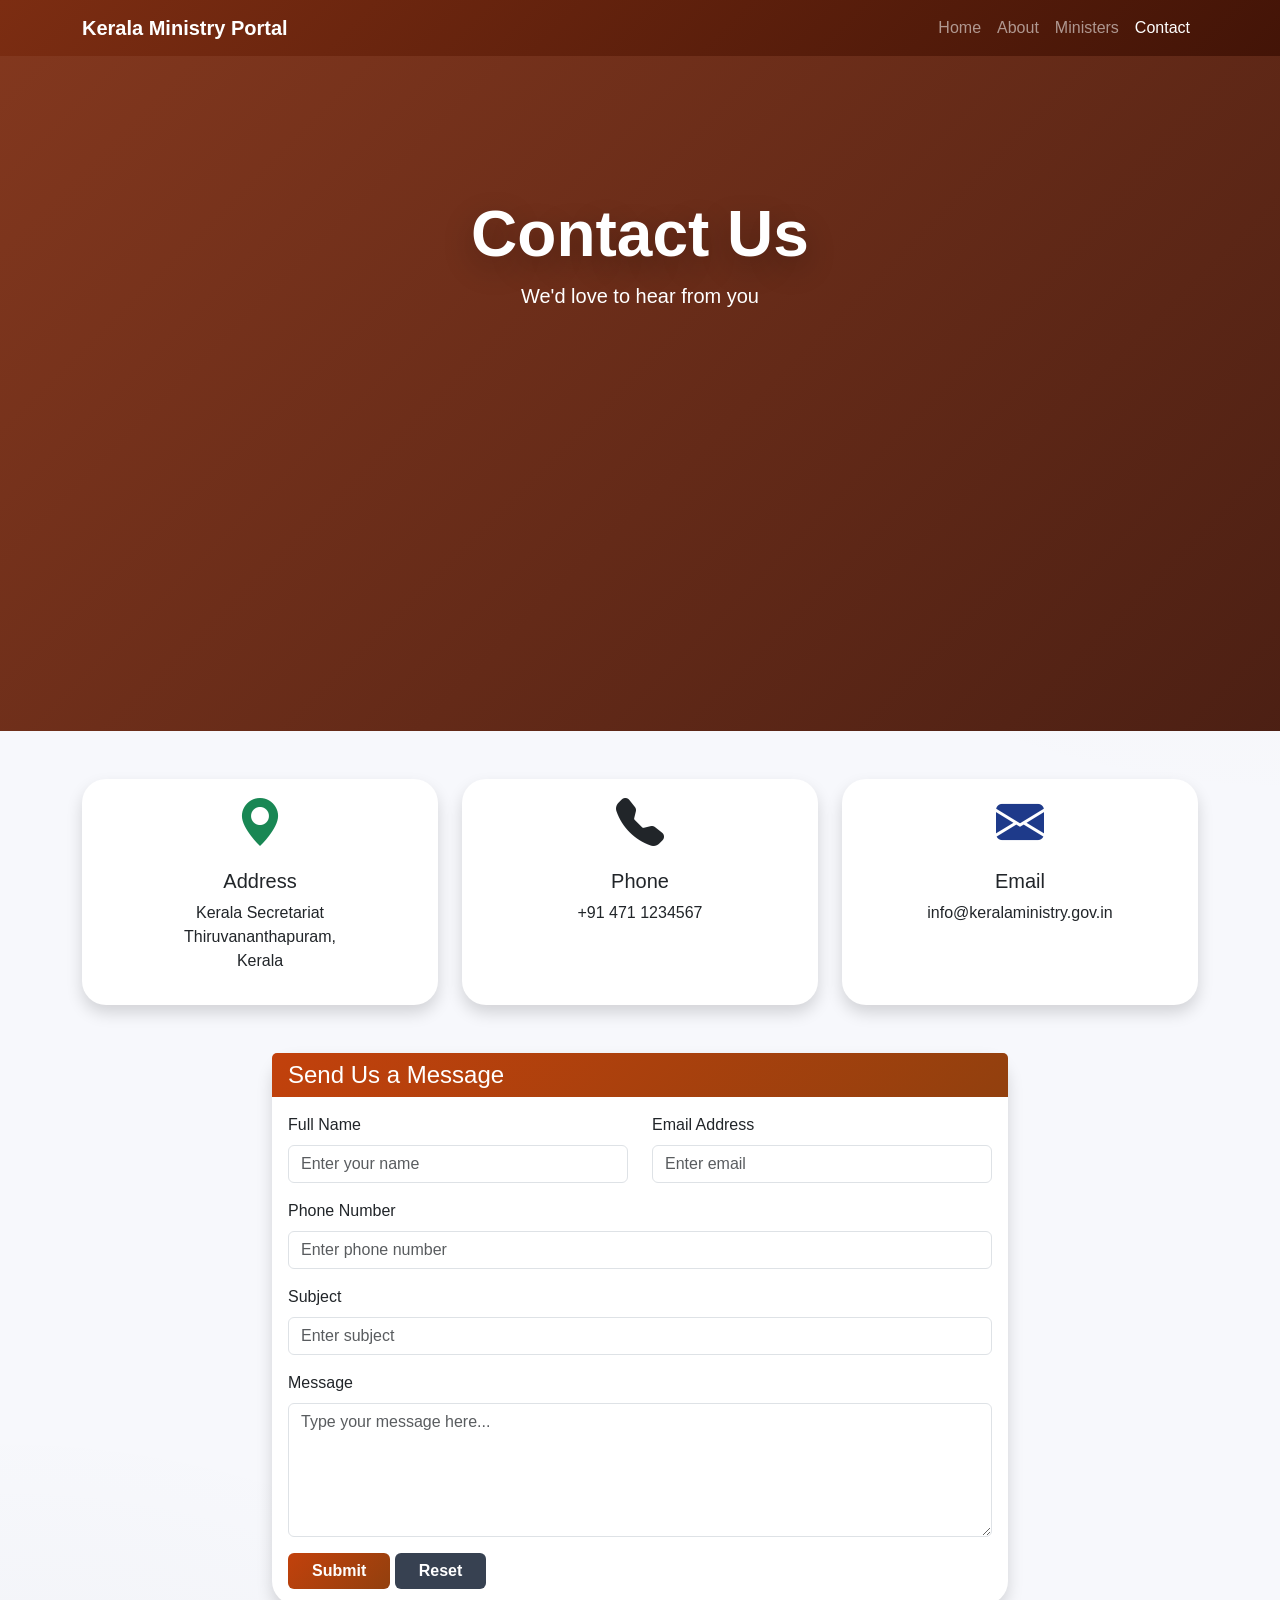
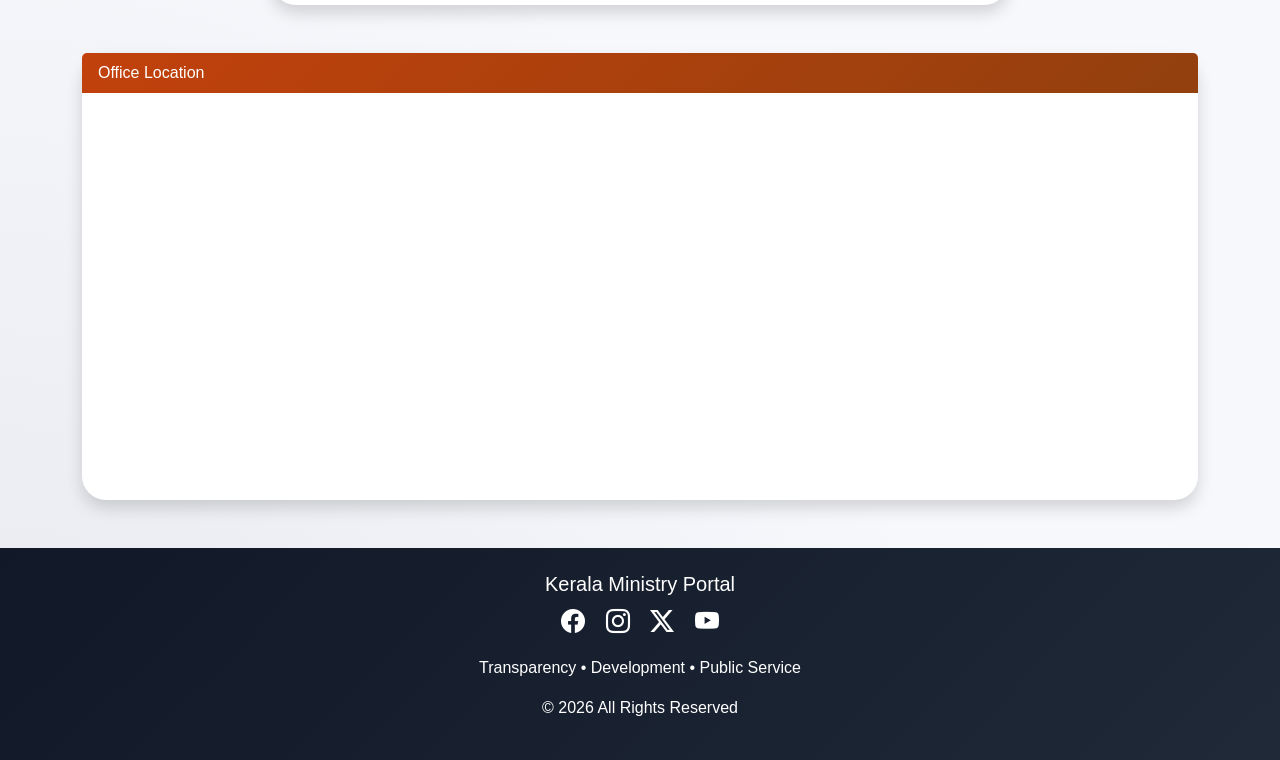
<file: CONTACT.HTML>
<!DOCTYPE html>
<html lang="en">

<head>
    <meta charset="UTF-8">
    <meta name="viewport" content="width=device-width, initial-scale=1.0">
    <title>Contact Us - Kerala Ministry Portal</title>

    <link href="https://cdn.jsdelivr.net/npm/bootstrap@5.3.7/dist/css/bootstrap.min.css" rel="stylesheet">

    <link rel="stylesheet" href="style.css">

    <link rel="stylesheet"
        href="https://cdn.jsdelivr.net/npm/bootstrap-icons@1.11.3/font/bootstrap-icons.min.css">
</head>

<body>


    <nav class="navbar navbar-expand-lg navbar-dark bg-success sticky-top">

        <div class="container">

            <a class="navbar-brand fw-bold"
                href="index.html">
                Kerala Ministry Portal
            </a>

            <button class="navbar-toggler"
                data-bs-toggle="collapse"
                data-bs-target="#menu">

                <span class="navbar-toggler-icon"></span>

            </button>

            <div class="collapse navbar-collapse"
                id="menu">

                <ul class="navbar-nav ms-auto">

                    <li class="nav-item">
                        <a class="nav-link"
                            href="index.html">Home</a>
                    </li>

                    <li class="nav-item">
                        <a class="nav-link"
                            href="about.html">About</a>
                    </li>

                    <li class="nav-item">
                        <a class="nav-link"
                            href="ministers.html">Ministers</a>
                    </li>

                    <li class="nav-item">
                        <a class="nav-link active"
                            href="contact.html">Contact</a>
                    </li>

                </ul>

            </div>

        </div>

    </nav>



    <section class="page-banner">

        <div class="container text-center">

            <h1 class="display-4 fw-bold">
                Contact Us
            </h1>

            <p class="lead">
                We'd love to hear from you
            </p>

        </div>

    </section>


    <section class="container py-5">

        <div class="row g-4 text-center">

            <div class="col-md-4">

                <div class="card shadow h-100">

                    <div class="card-body">

                        <i class="bi bi-geo-alt-fill text-success display-5"></i>

                        <h5 class="mt-3">
                            Address
                        </h5>

                        <p>
                            Kerala Secretariat<br>
                            Thiruvananthapuram,<br>
                            Kerala
                        </p>

                    </div>

                </div>

            </div>

            <div class="col-md-4">

                <div class="card shadow h-100">

                    <div class="card-body">

                        <i class="bi bi-telephone-fill text-dark display-5"></i>

                        <h5 class="mt-3">
                            Phone
                        </h5>

                        <p>
                            +91 471 1234567
                        </p>

                    </div>

                </div>

            </div>

            <div class="col-md-4">

                <div class="card shadow h-100">

                    <div class="card-body">

                        <i class="bi bi-envelope-fill email-icon display-5"></i>

                        <h5 class="mt-3">
                            Email
                        </h5>

                        <p>
                            info@keralaministry.gov.in
                        </p>

                    </div>

                </div>

            </div>

        </div>

    </section>



    <section class="container pb-5">

        <div class="row justify-content-center">

            <div class="col-lg-8">

                <div class="card shadow border-0">

                    <div class="card-header contact-header text-white">

                        <h4 class="mb-0">
                            Send Us a Message
                        </h4>

                    </div>

                    <div class="card-body">

                        <form id="contactForm">

                            <div class="row">

                                <div class="col-md-6 mb-3">

                                    <label class="form-label">
                                        Full Name
                                    </label>

                                    <input type="text"
                                        class="form-control"
                                        placeholder="Enter your name"
                                        required>

                                </div>

                                <div class="col-md-6 mb-3">

                                    <label class="form-label">
                                        Email Address
                                    </label>

                                    <input type="email"
                                        class="form-control"
                                        placeholder="Enter email"
                                        required>

                                </div>

                            </div>

                            <div class="mb-3">

                                <label class="form-label">
                                    Phone Number
                                </label>

                                <input type="tel"
                                    class="form-control"
                                    placeholder="Enter phone number">

                            </div>

                            <div class="mb-3">

                                <label class="form-label">
                                    Subject
                                </label>

                                <input type="text"
                                    class="form-control"
                                    placeholder="Enter subject">

                            </div>

                            <div class="mb-3">

                                <label class="form-label">
                                    Message
                                </label>

                                <textarea class="form-control"
                                    rows="5"
                                    placeholder="Type your message here..."
                                    required></textarea>

                            </div>

                            <button type="submit"
                                class="btn submit-btn px-4">

                                Submit
                            </button>

                            <button type="reset"
                                class="btn reset-btn px-4">

                                Reset

                            </button>

                        </form>
                        <div id="successMessage" class="alert alert-success mt-3 d-none">Message submitted successfully!</div>

                    </div>

                </div>

            </div>

        </div>

    </section>

    <!-- MAP -->

    <section class="container pb-5">

        <div class="card shadow">

            <div class="card-header contact-header text-white">
                Office Location
            </div>

            <div class="card-body p-0">

                <iframe
                    src="https://maps.google.com/maps?q=Kerala%20Secretariat&t=&z=13&ie=UTF8&iwloc=&output=embed"
                    width="100%"
                    height="400"
                    style="border:0;">
                </iframe>

            </div>

        </div>

    </section>


    <footer class="footer text-center text-white py-4">

        <div class="container">

            <h5>
                Kerala Ministry Portal
            </h5>

            <div class="mb-3">

                <i class="bi bi-facebook fs-4 me-3"></i>
                <i class="bi bi-instagram fs-4 me-3"></i>
                <i class="bi bi-twitter-x fs-4 me-3"></i>
                <i class="bi bi-youtube fs-4"></i>

            </div>

            <p>
                Transparency • Development • Public Service
            </p>

            <p>
                © 2026 All Rights Reserved
            </p>

        </div>

    </footer>
<script>//just a success msg
       document.getElementById("contactForm").addEventListener("submit", function(event){

               event.preventDefault();

             document.getElementById("successMessage").classList.remove("d-none");

             this.reset();
             });
    </script>


    <script src="https://cdn.jsdelivr.net/npm/bootstrap@5.3.7/dist/js/bootstrap.bundle.min.js"></script>

</body>
</html>
</body>

</html>
</file>
<file: style.css>
body{
    background:
    radial-gradient(circle at top right,
    rgba(197,157,95,.08),
    transparent 30%),

    radial-gradient(circle at bottom left,
    rgba(44,62,80,.08),
    transparent 35%),

    #f7f8fc;

    font-family:'Segoe UI',sans-serif;
}

 .navbar{
    background:linear-gradient(
    135deg,
    #7c2d12,
    #431407
    ) !important;

    backdrop-filter:blur(10px);
}





.page-banner{

    background:
    linear-gradient(
    135deg,
    rgba(124,45,18,.95),
    rgba(67,20,7,.95)
    );

    color:white;
    padding:140px 20px;
}
@keyframes gradientMove{

0%{
background-position:0% 50%;
}

50%{
background-position:100% 50%;
}

100%{
background-position:0% 50%;
}

}

.page-banner h1{
    font-size:4rem;
    font-weight:900;

    text-shadow:
    0 10px 30px rgba(0,0,0,.3);
}


.section-title{

    color:#7c2d12;
    font-weight:800;
}

.section-title::after{

    content:'';
    width:80px;
    height:4px;
    display:block;
    margin-top:10px;

    background:#f59e0b;
}

.card{

    border:none;

    border-radius:24px;

    background:white;

    box-shadow:
    0 15px 35px rgba(0,0,0,.08);

    transition:.4s ease;
}

.card:hover{

    transform:
    translateY(-10px)
    scale(1.02);

    box-shadow:
    0 25px 50px rgba(0,0,0,.15);
}


.minister-card{

    position:relative;

    overflow:hidden;
}

.minister-card::before{

    content:'';

    position:absolute;

    top:0;
    left:-150%;

    width:60%;
    height:100%;

    transform:skewX(-25deg);

    background:
    linear-gradient(
    to right,
    transparent,
    rgba(255,255,255,.4),
    transparent);

    transition:1s;
}

.minister-card:hover::before{

    left:180%;
}

.minister-img{

    transition:.6s;
}

.minister-card:hover .minister-img{

    transform:scale(1.08);
}

.btn-success{

    background:#f59e0b;
    color:#222;
    border:none;
}

.btn-success:hover{

    background:#d97706;
}

.counter{

    color:#925108;
}

.footer{

    background:
    linear-gradient(
    135deg,
    #111827,
    #1f2937);

    color:white;
}

.footer i{

    transition:.3s;
}

.footer i:hover{

    color:#c59d5f;

    transform:
    translateY(-5px)
    scale(1.2);
}

::-webkit-scrollbar{
    width:10px;
}

::-webkit-scrollbar-track{
    background:#f3f4f6;
}

::-webkit-scrollbar-thumb{
    background:linear-gradient(
        #c2410c,
        #92400e
    );

    border-radius:20px;
}

::-webkit-scrollbar-thumb:hover{
    background:linear-gradient(
        #ea580c,
        #9a3412
    );
}

.timeline{
    position:relative;
    margin:auto;
    max-width:800px;
}

.timeline::before{
    background:#f59e0b;
}

.timeline-item::before{
    background:#f59e0b;
}

.timeline-item{
    position:relative;
    background:white;
    margin:25px 0 25px 60px;
    padding:20px;
    border-radius:15px;

    box-shadow:
    0 10px 25px rgba(0,0,0,.08);
}

.timeline-item::before{
    content:'';
    position:absolute;
    left:-50px;
    top:25px;

    width:18px;
    height:18px;

    background:#f59e0b;
    border-radius:50%;
}
.hero-btn{
    background:#c2410c;
    color:white;
    border:none;
    border-radius:50px;
    padding:14px 32px;
    font-weight:700;
    transition:.3s;
}

.hero-btn:hover{
    background:#9a3412;
    color:white;
    transform:translateY(-3px);

    box-shadow:
    0 10px 25px rgba(154,52,18,.35);
}
.email-icon{
    color:#1e3a8a;
}
.contact-header{
    background:linear-gradient(
        135deg,
        #c2410c,
        #92400e
    );

    border:none;
}
.submit-btn{
    background:linear-gradient(
        135deg,
        #c2410c,
        #92400e
    );

    color:white;
    border:none;
    font-weight:600;
}

.submit-btn:hover{
    background:linear-gradient(
        135deg,
        #ea580c,
        #c2410c
    );

    color:white;

    transform:translateY(-2px);

    box-shadow:
    0 8px 20px rgba(194,65,12,.3);
}
.reset-btn{
    background:#374151;
    color:white;
    border:none;
    font-weight:600;
}

.reset-btn:hover{
    background:#1f2937;
    color:white;

    transform:translateY(-2px);

    box-shadow:
    0 8px 20px rgba(31,41,55,.25);
}
.page-banner {
    min-height: 75vh;
    overflow: hidden;
    position: relative;
}


.bg-img {
    object-fit: cover;
    height: 75vh;
    filter: blur(3px) brightness(0.8);
    transform: scale(1.05);
}


.overlay {
    position: absolute;
    top: 0;
    left: 0;
    width: 100%;
    height: 100%;
    background: rgba(80, 0, 0, 0.55); 
    z-index: 1;
}


.page-banner .container {
    z-index: 2;
}

#heroCarousel {
    z-index: 0;
}
</file>
